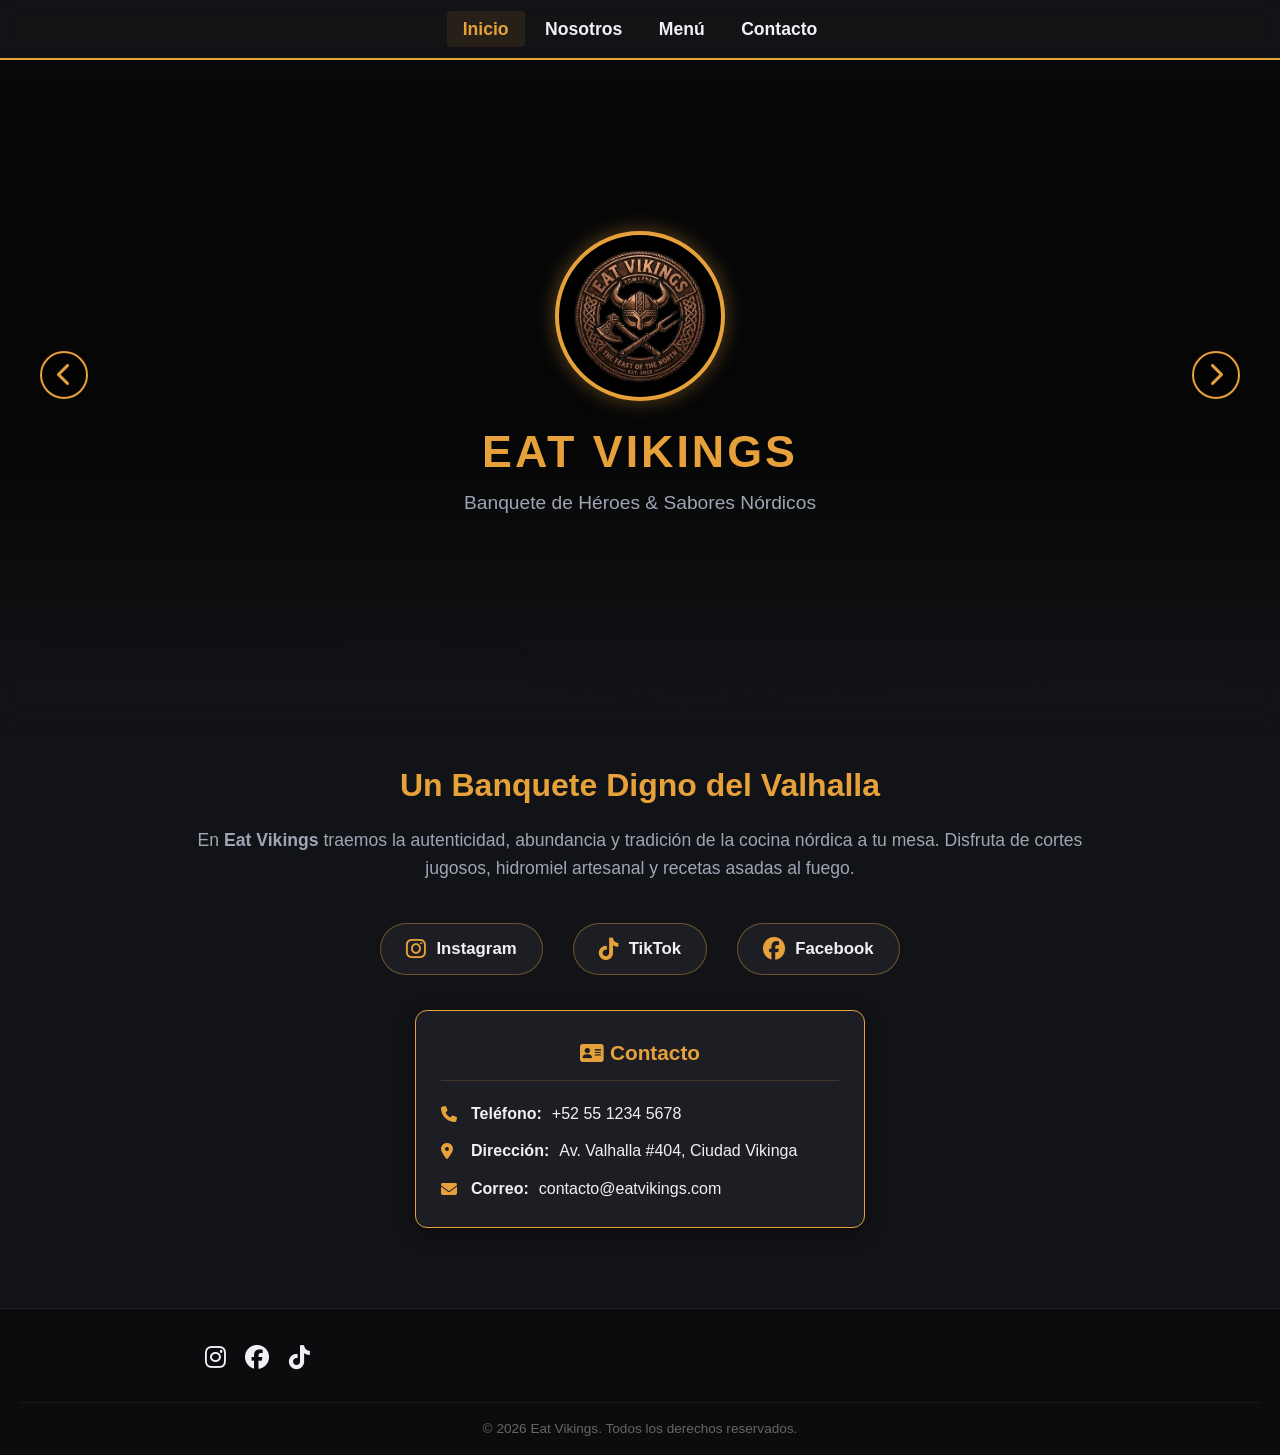
<file: index.html>
<!DOCTYPE html>
<html lang="es">
<head>
    <meta charset="UTF-8">
    <meta name="viewport" content="width=device-width, initial-scale=1.0">
    <title>Eat Vikings - Restaurante</title>
    
    <!-- Optimización PageSpeed: Preconnect & Font Display -->
    <link rel="preconnect" href="https://cdnjs.cloudflare.com">
    <link rel="preconnect" href="https://images.unsplash.com">
    <link rel="stylesheet" href="css/styles.css">
    
    <!-- Carga diferida de FontAwesome para no bloquear el renderizado -->
    <link rel="stylesheet" href="https://cdnjs.cloudflare.com/ajax/libs/font-awesome/6.4.0/css/all.min.css" media="print" onload="this.media='all'">
</head>
<body>

    <!-- Menú Sticky con Botón de Hamburguesa para Celulares -->
    <nav class="navbar-sticky">
        <div class="nav-container">
            <span class="nav-brand">EAT VIKINGS</span>
            <button class="menu-toggle" id="menu-toggle" aria-label="Abrir Menú">
                <i class="fas fa-bars"></i>
            </button>
            <div class="nav-links" id="nav-links">
                <a href="index.html" class="nav-link active">Inicio</a>
                <a href="nosotros.html" class="nav-link">Nosotros</a>
                <a href="#menu" class="nav-link">Menú</a>
                <a href="#contacto" class="nav-link">Contacto</a>
            </div>
        </div>
    </nav>

    <!-- Sección Hero / Slider -->
    <header id="inicio" class="hero-section">
        <button class="carousel-arrow prev-btn" aria-label="Anterior" onclick="changeSlide(-1)">
            <i class="fas fa-chevron-left"></i>
        </button>

        <div class="hero-center">
            <div class="logo-circle">
                <img src="img/logo.png" alt="Eat Vikings Logo">
            </div>
            <h1 class="brand-title">EAT VIKINGS</h1>
            <p class="brand-subtitle">Banquete de Héroes & Sabores Nórdicos</p>
        </div>

        <button class="carousel-arrow next-btn" aria-label="Siguiente" onclick="changeSlide(1)">
            <i class="fas fa-chevron-right"></i>
        </button>
    </header>

    <!-- Divisor Difuminado -->
    <div class="blur-wave-divider">
        <svg viewBox="0 0 1200 120" preserveAspectRatio="none">
            <path d="M0,0 C150,90 350,-40 500,45 C650,130 900,10 1200,50 L1200,120 L0,120 Z"></path>
        </svg>
    </div>

    <!-- Sección Contenido -->
    <section class="main-content">
        <div class="content-container">
            <h2 class="section-title">Un Banquete Digno del Valhalla</h2>
            <p class="description-text">
                En <strong>Eat Vikings</strong> traemos la autenticidad, abundancia y tradición de la cocina nórdica a tu mesa. Disfruta de cortes jugosos, hidromiel artesanal y recetas asadas al fuego.
            </p>

            <!-- 1. Redes Sociales en la parte superior (Instagram, TikTok, Facebook) -->
            <div class="top-social-bar">
                <a href="https://instagram.com" target="_blank" class="social-item">
                    <i class="fab fa-instagram"></i>
                    <span>Instagram</span>
                </a>
                <a href="https://tiktok.com" target="_blank" class="social-item">
                    <i class="fab fa-tiktok"></i>
                    <span>TikTok</span>
                </a>
                <a href="https://facebook.com" target="_blank" class="social-item">
                    <i class="fab fa-facebook"></i>
                    <span>Facebook</span>
                </a>
            </div>

            <!-- 2. Información de Contacto abajo en el centro (Texto visible, sin botón) -->
            <div class="contact-fixed-box">
                <h3 class="contact-box-title"><i class="fas fa-address-card"></i> Contacto</h3>
                <p><i class="fas fa-phone"></i> <strong>Teléfono:</strong> +52 55 1234 5678</p>
                <p><i class="fas fa-map-marker-alt"></i> <strong>Dirección:</strong> Av. Valhalla #404, Ciudad Vikinga</p>
                <p><i class="fas fa-envelope"></i> <strong>Correo:</strong> contacto@eatvikings.com</p>
            </div>

        </div>
    </section>

    <!-- Pie de página -->
    <footer id="contacto" class="footer">
        <div class="footer-container">
            <div class="social-links">
                <a href="#"><i class="fab fa-instagram"></i></a>
                <a href="#"><i class="fab fa-facebook"></i></a>
                <a href="#"><i class="fab fa-tiktok"></i></a>
            </div>
        </div>
        <div class="footer-bottom">
            <p>&copy; 2026 Eat Vikings. Todos los derechos reservados.</p>
        </div>
    </footer>

    <!-- Script JavaScript corregido y funcional -->
    <script>
        // 1. Función para desplegar/ocultar las tarjetas desplegables
        function toggleDetails(id, buttonElement) {
            const details = document.getElementById(id);
            const isOpen = details.classList.contains('active');

            // Cierra todos los detalles abiertos previamente
            document.querySelectorAll('.card-details').forEach(el => el.classList.remove('active'));
            document.querySelectorAll('.card-btn').forEach(btn => btn.classList.remove('active'));

            // Si no estaba abierto, lo abre
            if (!isOpen) {
                details.classList.add('active');
                buttonElement.classList.add('active');
            }
        }

        // 2. Lógica para el Slider de fondo
        const slides = [
            'https://images.unsplash.com/photo-1555396273-367ea4eb4db5?auto=format&fit=crop&w=1600&q=80',
            'https://images.unsplash.com/photo-1544025162-d76694265947?auto=format&fit=crop&w=1600&q=80',
            'https://images.unsplash.com/photo-1529193591184-b1d58069ecdd?auto=format&fit=crop&w=1600&q=80',
            'https://images.unsplash.com/photo-1555939594-58d7cb561ad1?auto=format&fit=crop&w=1600&q=80'
        ];
    
        let currentSlide = 0;
        const heroSection = document.querySelector('.hero-section');
    
        function updateHeroBackground() {
            heroSection.style.backgroundImage = `
                linear-gradient(to bottom, rgba(0, 0, 0, 0.6) 0%, rgba(0, 0, 0, 0.7) 60%, var(--bg-dark) 100%),
                url('${slides[currentSlide]}')
            `;
        }
    
        function changeSlide(direction) {
            currentSlide += direction;
            if (currentSlide < 0) {
                currentSlide = slides.length - 1;
            } else if (currentSlide >= slides.length) {
                currentSlide = 0;
            }
            updateHeroBackground();
        }
    
        // Cambiar imagen automáticamente cada 6 segundos
        setInterval(() => {
            changeSlide(1);
        }, 6000);

        // Toggle para el Menú Hamburguesa en Celulares
const menuToggle = document.getElementById('menu-toggle');
const navLinks = document.getElementById('nav-links');

if (menuToggle && navLinks) {
    menuToggle.addEventListener('click', () => {
        navLinks.classList.toggle('open');
        const icon = menuToggle.querySelector('i');
        if (navLinks.classList.contains('open')) {
            icon.classList.remove('fa-bars');
            icon.classList.add('fa-times');
        } else {
            icon.classList.remove('fa-times');
            icon.classList.add('fa-bars');
        }
    });
}
    </script>

</body>
</html>
</file>
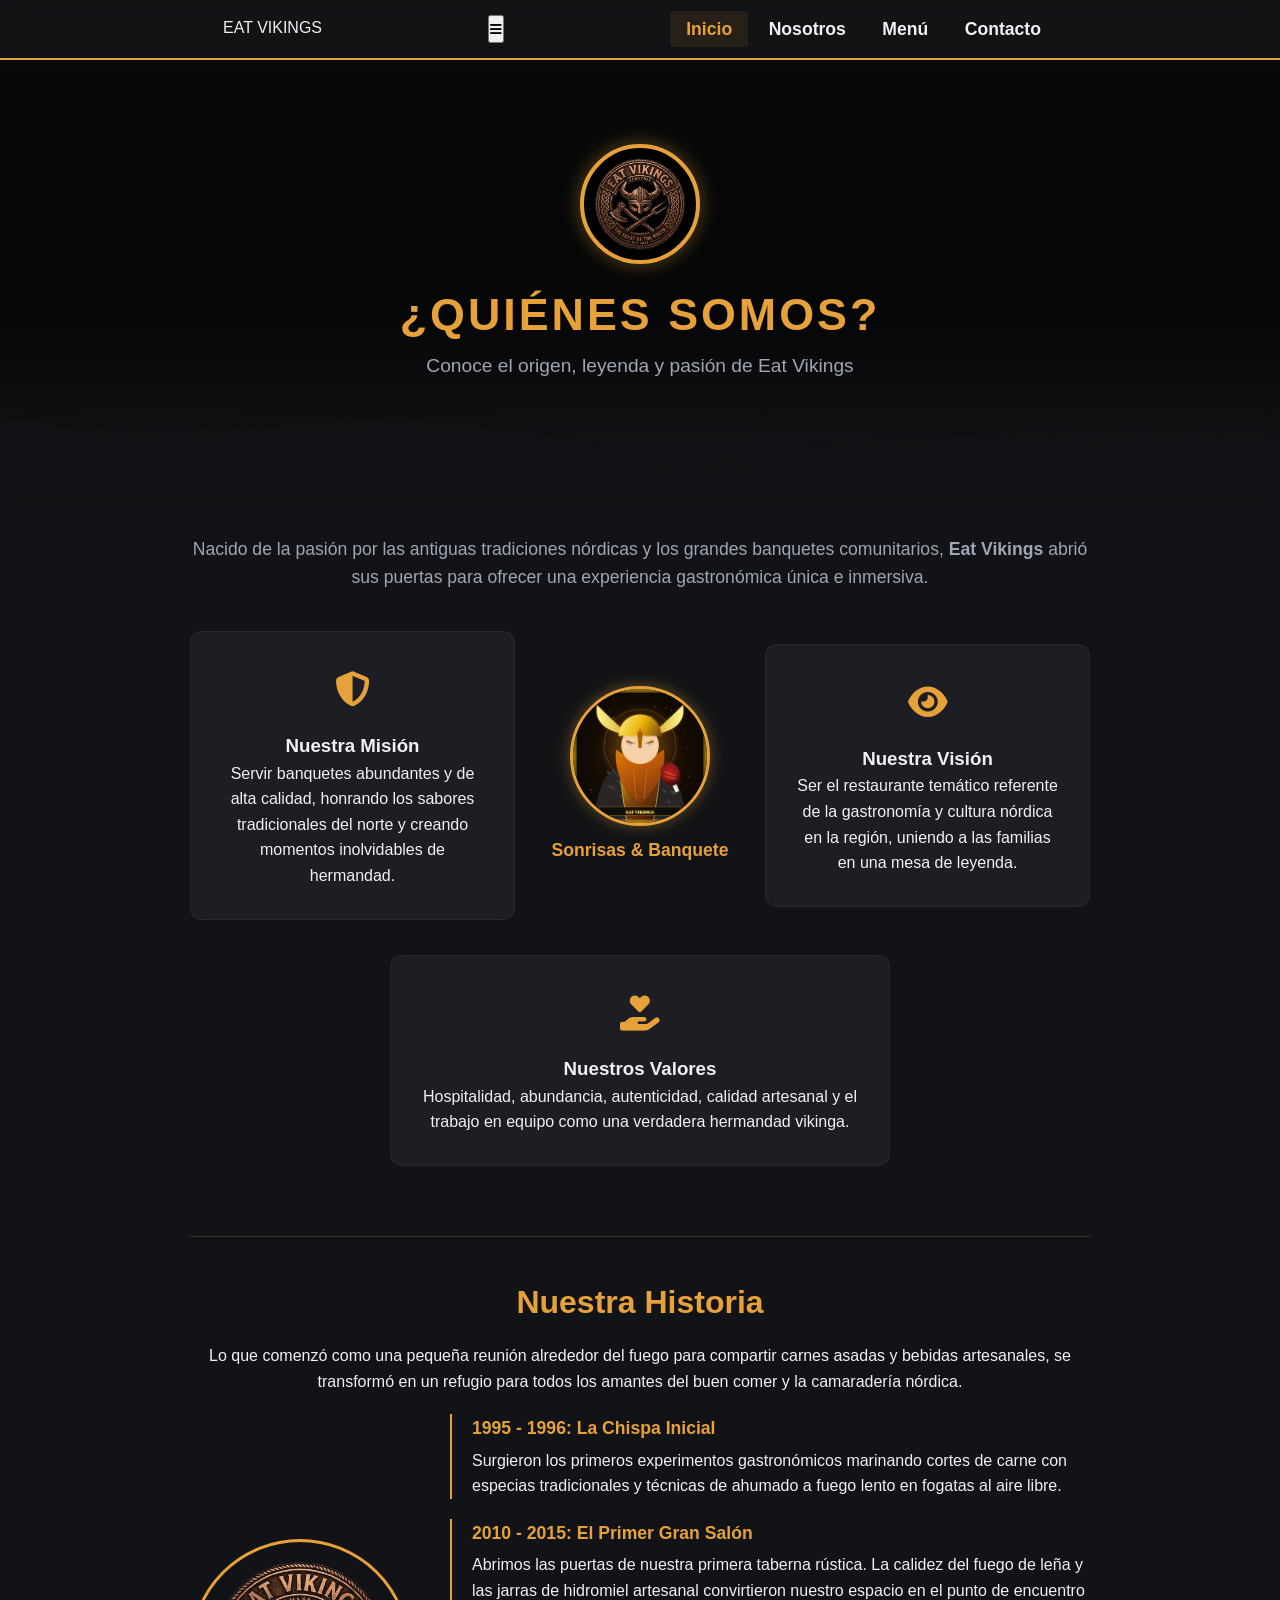
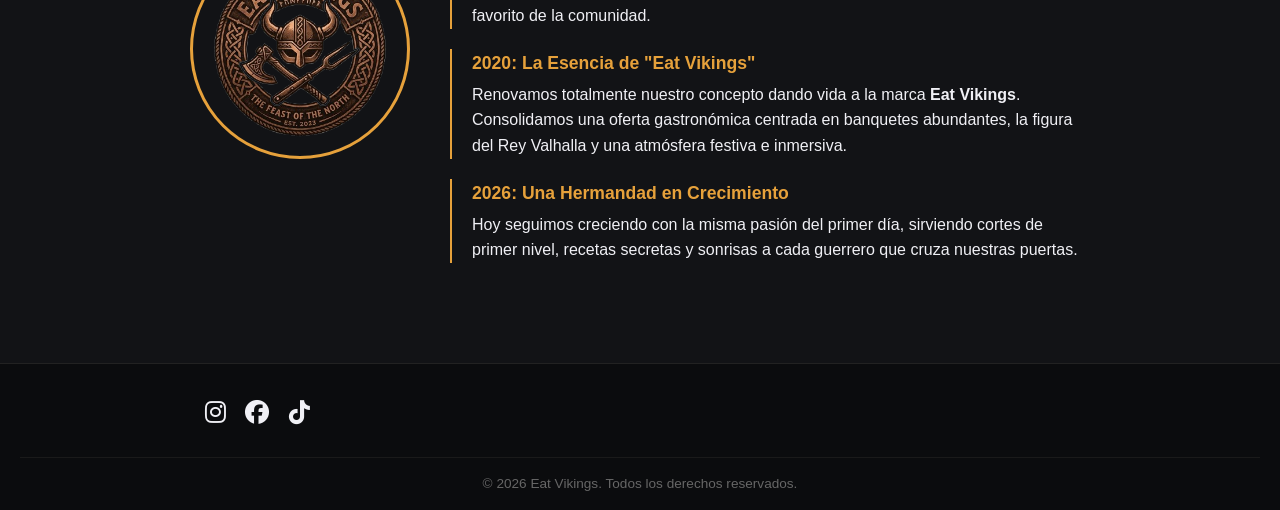
<file: nosotros.html>
<!DOCTYPE html>
<html lang="es">
<head>
    <meta charset="UTF-8">
    <meta name="viewport" content="width=device-width, initial-scale=1.0">
    <title>Eat Vikings - Restaurante</title>
    
    <!-- Optimización PageSpeed: Preconnect & Font Display -->
    <link rel="preconnect" href="https://cdnjs.cloudflare.com">
    <link rel="preconnect" href="https://images.unsplash.com">
    <link rel="stylesheet" href="css/styles2.css">
    
    <!-- Carga diferida de FontAwesome para no bloquear el renderizado -->
    <link rel="stylesheet" href="https://cdnjs.cloudflare.com/ajax/libs/font-awesome/6.4.0/css/all.min.css" media="print" onload="this.media='all'">
</head>
<body>

    <!-- Menú Sticky con Botón de Hamburguesa para Celulares -->
    <nav class="navbar-sticky">
        <div class="nav-container">
            <span class="nav-brand">EAT VIKINGS</span>
            <button class="menu-toggle" id="menu-toggle" aria-label="Abrir Menú">
                <i class="fas fa-bars"></i>
            </button>
            <div class="nav-links" id="nav-links">
                <a href="index.html" class="nav-link active">Inicio</a>
                <a href="nosotros.html" class="nav-link">Nosotros</a>
                <a href="#menu" class="nav-link">Menú</a>
                <a href="#contacto" class="nav-link">Contacto</a>
            </div>
        </div>
    </nav>

    <!-- Banner con ¿Quiénes somos? -->
    <header class="hero-section hero-about">
        <div class="hero-center">
            <div class="logo-circle">
                <img src="img/logo.png" alt="Eat Vikings Logo">
            </div>
            <h1 class="brand-title">¿Quiénes Somos?</h1>
            <p class="brand-subtitle">Conoce el origen, leyenda y pasión de Eat Vikings</p>
        </div>
    </header>

    <!-- Divisor Difuminado -->
    <div class="blur-wave-divider">
        <svg viewBox="0 0 1200 120" preserveAspectRatio="none">
            <path d="M0,0 C150,90 350,-40 500,45 C650,130 900,10 1200,50 L1200,120 L0,120 Z"></path>
        </svg>
    </div>

    <!-- Contenido Principal: Misión, Visión, Círculo Central y Valores -->
    <section class="main-content">
        <div class="content-container">

            <p class="description-text">
                Nacido de la pasión por las antiguas tradiciones nórdicas y los grandes banquetes comunitarios, <strong>Eat Vikings</strong> abrió sus puertas para ofrecer una experiencia gastronómica única e inmersiva.
            </p>

            <!-- Layout del Boceto: Misión - Círculo - Visión -->
            <div class="mvv-layout">
                <!-- Izquierda: Misión -->
                <div class="mvv-box flex-left">
                    <div class="card-icon"><i class="fas fa-shield-alt"></i></div>
                    <h3>Nuestra Misión</h3>
                    <p>Servir banquetes abundantes y de alta calidad, honrando los sabores tradicionales del norte y creando momentos inolvidables de hermandad.</p>
                </div>

                <!-- Centro: Círculo (Sonrisas / Logo) -->
                <div class="center-circle-container">
                    <div class="center-circle">
                        <img src="img/mascota.png" alt="Eat Vikings Logo">
                    </div>
                    <span class="circle-label">Sonrisas & Banquete</span>
                </div>

                <!-- Derecha: Visión -->
                <div class="mvv-box flex-right">
                    <div class="card-icon"><i class="fas fa-eye"></i></div>
                    <h3>Nuestra Visión</h3>
                    <p>Ser el restaurante temático referente de la gastronomía y cultura nórdica en la región, uniendo a las familias en una mesa de leyenda.</p>
                </div>

                <!-- Abajo al Centro: Valores -->
                <div class="mvv-box flex-center-bottom">
                    <div class="card-icon"><i class="fas fa-hand-holding-heart"></i></div>
                    <h3>Nuestros Valores</h3>
                    <p>Hospitalidad, abundancia, autenticidad, calidad artesanal y el trabajo en equipo como una verdadera hermandad vikinga.</p>
                </div>
            </div>

            <!-- Sección Historia Extendida -->
            <div class="history-section">
                <h2 class="section-title">Nuestra Historia</h2>
                <p class="history-intro">
                    Lo que comenzó como una pequeña reunión alrededor del fuego para compartir carnes asadas y bebidas artesanales, se transformó en un refugio para todos los amantes del buen comer y la camaradería nórdica.
                </p>

                <div class="history-content">
                    <div class="history-image-box">
                        <img src="img/logo.png" alt="Logo Naturaleza Vikinga - Eat Vikings">
                    </div>

                    <div class="history-timeline">
                        <div class="timeline-item">
                            <span class="year-tag">1995 - 1996: La Chispa Inicial</span>
                            <p>Surgieron los primeros experimentos gastronómicos marinando cortes de carne con especias tradicionales y técnicas de ahumado a fuego lento en fogatas al aire libre.</p>
                        </div>

                        <div class="timeline-item">
                            <span class="year-tag">2010 - 2015: El Primer Gran Salón</span>
                            <p>Abrimos las puertas de nuestra primera taberna rústica. La calidez del fuego de leña y las jarras de hidromiel artesanal convirtieron nuestro espacio en el punto de encuentro favorito de la comunidad.</p>
                        </div>

                        <div class="timeline-item">
                            <span class="year-tag">2020: La Esencia de "Eat Vikings"</span>
                            <p>Renovamos totalmente nuestro concepto dando vida a la marca <strong>Eat Vikings</strong>. Consolidamos una oferta gastronómica centrada en banquetes abundantes, la figura del Rey Valhalla y una atmósfera festiva e inmersiva.</p>
                        </div>

                        <div class="timeline-item">
                            <span class="year-tag">2026: Una Hermandad en Crecimiento</span>
                            <p>Hoy seguimos creciendo con la misma pasión del primer día, sirviendo cortes de primer nivel, recetas secretas y sonrisas a cada guerrero que cruza nuestras puertas.</p>
                        </div>
                    </div>
                </div>
            </div>

        </div>
    </section>

    <!-- Pie de página -->
    <footer class="footer">
        <div class="footer-container">
            <div class="social-links">
                <a href="#"><i class="fab fa-instagram"></i></a>
                <a href="#"><i class="fab fa-facebook"></i></a>
                <a href="#"><i class="fab fa-tiktok"></i></a>
            </div>
        </div>
        <div class="footer-bottom">
            <p>&copy; 2026 Eat Vikings. Todos los derechos reservados.</p>
        </div>
    </footer>

</body>
</html>
</file>
<file: css/styles.css>
/* Reset y variables de estilo */
* {
    margin: 0;
    padding: 0;
    box-sizing: border-box;
    font-family: 'Segoe UI', Tahoma, Geneva, Verdana, sans-serif;
}

:root {
    --bg-dark: #121316;
    --bg-card: #1c1e24;
    --primary-gold: #e6a13b;
    --accent-red: #8b0000;
    --text-light: #f0f0f5;
    --text-muted: #a0a5b5;
}

body {
    background-color: var(--bg-dark);
    color: var(--text-light);
    line-height: 1.6;
}

/* 1. Navbar Sticky */
.navbar-sticky {
    position: sticky;
    top: 0;
    z-index: 1000;
    background: rgba(18, 19, 22, 0.95);
    backdrop-filter: blur(8px);
    border-bottom: 2px solid var(--primary-gold);
}

.nav-container {
    max-width: 1000px;
    margin: 0 auto;
    display: flex;
    justify-content: space-around;
    padding: 15px 0;
}

.nav-link {
    color: var(--text-light);
    text-decoration: none;
    font-weight: bold;
    font-size: 1.1rem;
    padding: 8px 16px;
    transition: color 0.3s, background 0.3s;
    border-radius: 4px;
}

.nav-link:hover, .nav-link.active {
    color: var(--primary-gold);
    background: rgba(230, 161, 59, 0.1);
}

/* 2. Hero Section / Carrusel con borde inferior difuminado */
.hero-section {
    position: relative;
    height: 70vh;
    display: flex;
    align-items: center;
    justify-content: space-between;
    padding: 0 40px;
    background: linear-gradient(
                    to bottom, 
                    rgba(0, 0, 0, 0.6) 0%, 
                    rgba(0, 0, 0, 0.7) 60%, 
                    var(--bg-dark) 100%
                ),
                url('https://images.unsplash.com/photo-1555396273-367ea4eb4db5?auto=format&fit=crop&w=1200&q=80') center/cover;
}

.hero-center {
    text-align: center;
}

.logo-circle {
    width: 170px;
    height: 170px;
    margin: 0 auto 15px;
    border-radius: 50%;
    border: 4px solid var(--primary-gold);
    box-shadow: 0 0 20px rgba(230, 161, 59, 0.4);
    overflow: hidden;
    background: #000;
}

.logo-circle img {
    width: 100%;
    height: 100%;
    object-fit: cover;
}

.brand-title {
    font-size: 2.8rem;
    letter-spacing: 3px;
    color: var(--primary-gold);
    text-transform: uppercase;
}

.brand-subtitle {
    font-size: 1.2rem;
    color: var(--text-muted);
}

/* Flechas de navegación (< y >) */
.carousel-arrow {
    background: rgba(0, 0, 0, 0.5);
    border: 2px solid var(--primary-gold);
    color: var(--primary-gold);
    font-size: 1.5rem;
    width: 48px;
    height: 48px;
    border-radius: 50%;
    cursor: pointer;
    transition: all 0.3s ease;
}

.carousel-arrow:hover {
    background: var(--primary-gold);
    color: #000;
}

/* 3. Divisor Difuminado */
.blur-wave-divider {
    position: relative;
    width: 100%;
    overflow: hidden;
    line-height: 0;
    margin-top: -50px; /* Sube un poco más para sobreponerse e integrarse */
    filter: blur(8px);  /* Aumentado de 2px a 8px para difuminar bien la línea */
    opacity: 0.85;      /* Suaviza el tono */
    pointer-events: none;
}

.blur-wave-divider svg {
    position: relative;
    display: block;
    width: calc(100% + 1.3px);
    height: 80px;
    fill: var(--bg-dark);
}

/* 4. Contenido Principal */
.main-content {
    padding: 40px 20px;
    text-align: center;
}

.content-container {
    max-width: 900px;
    margin: 0 auto;
}

.section-title {
    font-size: 2rem;
    color: var(--primary-gold);
    margin-bottom: 15px;
}

.description-text {
    font-size: 1.1rem;
    color: var(--text-muted);
    margin-bottom: 40px;
}

/* 3 Tarjetas */
.cards-grid {
    display: grid;
    grid-template-columns: repeat(auto-fit, minmax(220px, 1fr));
    gap: 20px;
}

.card {
    background: var(--bg-card);
    padding: 25px;
    border-radius: 12px;
    border: 1px solid rgba(255, 255, 255, 0.05);
    transition: transform 0.3s ease, border-color 0.3s ease;
}

.card:hover {
    transform: translateY(-5px);
    border-color: var(--primary-gold);
}

.card-icon {
    font-size: 2.2rem;
    color: var(--primary-gold);
    margin-bottom: 12px;
}

.card h3 {
    margin-bottom: 8px;
    font-size: 1.2rem;
}

.card p {
    font-size: 0.95rem;
    color: var(--text-muted);
}

/* 5. Footer (Tel, Dir, Correo) */
.footer {
    background: #0b0c0e;
    border-top: 1px solid #222;
    padding: 30px 20px 15px;
    margin-top: 40px;
}

.footer-container {
    max-width: 900px;
    margin: 0 auto;
    display: flex;
    justify-content: space-between;
    align-items: center;
    flex-wrap: wrap;
    gap: 20px;
}

.contact-info {
    text-align: left;
}

.contact-info h3 {
    color: var(--primary-gold);
    margin-bottom: 10px;
}

.contact-info p {
    margin-bottom: 6px;
    color: var(--text-muted);
}

.contact-info i {
    color: var(--primary-gold);
    width: 20px;
}

.social-links a {
    color: var(--text-light);
    font-size: 1.5rem;
    margin-left: 15px;
    transition: color 0.3s;
}

.social-links a:hover {
    color: var(--primary-gold);
}

.footer-bottom {
    text-align: center;
    margin-top: 25px;
    padding-top: 15px;
    border-top: 1px solid #1a1a1a;
    font-size: 0.85rem;
    color: #666;
}

/* Estilos para los Botones Desplegables */
.interactive-buttons-grid {
    display: grid;
    grid-template-columns: repeat(auto-fit, minmax(250px, 1fr));
    gap: 20px;
    margin-top: 30px;
}

.toggle-card {
    display: flex;
    flex-direction: column;
    align-items: center;
}

.card-btn {
    width: 100%;
    background-color: var(--bg-card);
    color: var(--text-light);
    border: 2px solid rgba(230, 161, 59, 0.3);
    border-radius: 8px;
    padding: 18px 20px;
    font-size: 1.1rem;
    font-weight: bold;
    cursor: pointer;
    display: flex;
    align-items: center;
    justify-content: space-between;
    gap: 10px;
    transition: all 0.3s ease;
}

.card-btn i {
    color: var(--primary-gold);
    font-size: 1.3rem;
}

.card-btn:hover, .card-btn.active {
    background-color: rgba(230, 161, 59, 0.15);
    border-color: var(--primary-gold);
}

.card-btn .arrow-icon {
    transition: transform 0.3s ease;
}

.card-btn.active .arrow-icon {
    transform: rotate(180deg);
}

/* Panel con la información que se muestra al hacer clic */
.card-details {
    display: none;
    width: 100%;
    background-color: #17191e;
    border: 1px solid var(--primary-gold);
    border-top: none;
    border-radius: 0 0 8px 8px;
    padding: 15px;
    text-align: left;
    box-sizing: border-border-box;
}

.card-details.active {
    display: block;
}

.card-details p {
    margin-bottom: 10px;
    font-size: 0.95rem;
    color: var(--text-light);
}

.card-details p:last-child {
    margin-bottom: 0;
}

.card-details i {
    color: var(--primary-gold);
    width: 20px;
}

/* Redes Sociales superiores (Instagram, TikTok, Facebook) */
.top-social-bar {
    display: flex;
    justify-content: center;
    align-items: center;
    gap: 30px;
    margin-bottom: 35px;
    flex-wrap: wrap;
}

.social-item {
    display: flex;
    align-items: center;
    gap: 10px;
    background: var(--bg-card);
    border: 1px solid rgba(230, 161, 59, 0.4);
    padding: 12px 25px;
    border-radius: 30px;
    color: var(--text-light);
    text-decoration: none;
    font-weight: bold;
    font-size: 1.05rem;
    transition: all 0.3s ease;
}

.social-item i {
    color: var(--primary-gold);
    font-size: 1.4rem;
}

.social-item:hover {
    background: rgba(230, 161, 59, 0.15);
    border-color: var(--primary-gold);
    transform: translateY(-3px);
    box-shadow: 0 4px 15px rgba(230, 161, 59, 0.2);
}

/* Tarjeta de Contacto Fija al Centro */
.contact-fixed-box {
    max-width: 450px;
    margin: 0 auto;
    background: var(--bg-card);
    border: 1px solid var(--primary-gold);
    border-radius: 12px;
    padding: 25px;
    text-align: left;
    box-shadow: 0 5px 20px rgba(0, 0, 0, 0.4);
}

.contact-box-title {
    color: var(--primary-gold);
    text-align: center;
    font-size: 1.3rem;
    margin-bottom: 20px;
    padding-bottom: 10px;
    border-bottom: 1px solid rgba(230, 161, 59, 0.2);
    display: flex;
    align-items: center;
    justify-content: center;
    gap: 10px;
}

.contact-fixed-box p {
    margin-bottom: 12px;
    font-size: 1rem;
    color: var(--text-light);
    display: flex;
    align-items: center;
    gap: 10px;
}

.contact-fixed-box p:last-child {
    margin-bottom: 0;
}

.contact-fixed-box i {
    color: var(--primary-gold);
    width: 20px;
}

/* --- ESTILOS RESPONSIVE Y MENÚ EN LISTA (MÓVIL) --- */

/* Botón Hamburguesa (Oculto en Escritorio) */
.menu-toggle {
    display: none;
    background: none;
    border: none;
    color: var(--primary-gold);
    font-size: 1.8rem;
    cursor: pointer;
}

.nav-brand {
    display: none;
    font-weight: bold;
    color: var(--primary-gold);
    font-size: 1.2rem;
}

/* Reglas Móviles (Pantallas menores a 768px) */
@media (max-width: 768px) {
    .nav-container {
        justify-content: space-between;
        padding: 10px 20px;
        align-items: center;
    }

    .nav-brand {
        display: block;
    }

    .menu-toggle {
        display: block;
    }

    /* Menú desplegable vertical tipo lista */
    .nav-links {
        display: none;
        flex-direction: column;
        width: 100%;
        position: absolute;
        top: 100%;
        left: 0;
        background: rgba(18, 19, 22, 0.98);
        border-bottom: 2px solid var(--primary-gold);
        padding: 15px 0;
        box-shadow: 0 10px 20px rgba(0,0,0,0.8);
    }

    .nav-links.open {
        display: flex;
    }

    .nav-link {
        width: 100%;
        text-align: center;
        padding: 12px 0;
        border-bottom: 1px solid rgba(255, 255, 255, 0.05);
    }

    /* Adaptación de elementos en lista según el pizarrón */
    .top-social-bar {
        flex-direction: column;
        width: 100%;
    }

    .social-item {
        width: 100%;
        justify-content: center;
    }

    .contact-fixed-box {
        width: 100%;
    }

    /* Misión, Visión, Valores en Lista Vertical */
    .mvv-layout {
        grid-template-columns: 1fr !important;
        gap: 20px;
    }

    .flex-left, .center-circle-container, .flex-right, .flex-center-bottom {
        grid-column: 1 / -1 !important;
    }

    .history-content {
        flex-direction: column;
        text-align: center;
    }

    .history-image-box {
        margin: 0 auto 20px;
    }
}


/* --- ESTILOS RESPONSIVE Y MENÚ EN LISTA (MÓVIL) --- */

/* Botón Hamburguesa (Oculto en Escritorio) */
.menu-toggle {
    display: none;
    background: none;
    border: none;
    color: var(--primary-gold);
    font-size: 1.8rem;
    cursor: pointer;
}

.nav-brand {
    display: none;
    font-weight: bold;
    color: var(--primary-gold);
    font-size: 1.2rem;
}

/* Reglas Móviles (Pantallas menores a 768px) */
@media (max-width: 768px) {
    .nav-container {
        justify-content: space-between;
        padding: 10px 20px;
        align-items: center;
    }

    .nav-brand {
        display: block;
    }

    .menu-toggle {
        display: block;
    }

    /* Menú desplegable vertical tipo lista */
    .nav-links {
        display: none;
        flex-direction: column;
        width: 100%;
        position: absolute;
        top: 100%;
        left: 0;
        background: rgba(18, 19, 22, 0.98);
        border-bottom: 2px solid var(--primary-gold);
        padding: 15px 0;
        box-shadow: 0 10px 20px rgba(0,0,0,0.8);
    }

    .nav-links.open {
        display: flex;
    }

    .nav-link {
        width: 100%;
        text-align: center;
        padding: 12px 0;
        border-bottom: 1px solid rgba(255, 255, 255, 0.05);
    }

    /* Adaptación de elementos en lista según el pizarrón */
    .top-social-bar {
        flex-direction: column;
        width: 100%;
    }

    .social-item {
        width: 100%;
        justify-content: center;
    }

    .contact-fixed-box {
        width: 100%;
    }

    /* Misión, Visión, Valores en Lista Vertical */
    .mvv-layout {
        grid-template-columns: 1fr !important;
        gap: 20px;
    }

    .flex-left, .center-circle-container, .flex-right, .flex-center-bottom {
        grid-column: 1 / -1 !important;
    }

    .history-content {
        flex-direction: column;
        text-align: center;
    }

    .history-image-box {
        margin: 0 auto 20px;
    }
}
</file>
<file: css/styles2.css>
/* Reset y variables de estilo */
* {
    margin: 0;
    padding: 0;
    box-sizing: border-box;
    font-family: 'Segoe UI', Tahoma, Geneva, Verdana, sans-serif;
}

:root {
    --bg-dark: #121316;
    --bg-card: #1c1e24;
    --primary-gold: #e6a13b;
    --accent-red: #8b0000;
    --text-light: #f0f0f5;
    --text-muted: #a0a5b5;
}

body {
    background-color: var(--bg-dark);
    color: var(--text-light);
    line-height: 1.6;
}

/* 1. Navbar Sticky */
.navbar-sticky {
    position: sticky;
    top: 0;
    z-index: 1000;
    background: rgba(18, 19, 22, 0.95);
    backdrop-filter: blur(8px);
    border-bottom: 2px solid var(--primary-gold);
}

.nav-container {
    max-width: 1000px;
    margin: 0 auto;
    display: flex;
    justify-content: space-around;
    padding: 15px 0;
}

.nav-link {
    color: var(--text-light);
    text-decoration: none;
    font-weight: bold;
    font-size: 1.1rem;
    padding: 8px 16px;
    transition: color 0.3s, background 0.3s;
    border-radius: 4px;
}

.nav-link:hover, .nav-link.active {
    color: var(--primary-gold);
    background: rgba(230, 161, 59, 0.1);
}

/* 2. Hero Section / Carrusel con borde inferior difuminado */
.hero-section {
    position: relative;
    height: 70vh;
    display: flex;
    align-items: center;
    justify-content: space-between;
    padding: 0 40px;
    background: linear-gradient(
                    to bottom, 
                    rgba(0, 0, 0, 0.6) 0%, 
                    rgba(0, 0, 0, 0.7) 60%, 
                    var(--bg-dark) 100%
                ),
                url('https://images.unsplash.com/photo-1555396273-367ea4eb4db5?auto=format&fit=crop&w=1200&q=80') center/cover;
}

.hero-center {
    text-align: center;
}

.logo-circle {
    width: 170px;
    height: 170px;
    margin: 0 auto 15px;
    border-radius: 50%;
    border: 4px solid var(--primary-gold);
    box-shadow: 0 0 20px rgba(230, 161, 59, 0.4);
    overflow: hidden;
    background: #000;
}

.logo-circle img {
    width: 100%;
    height: 100%;
    object-fit: cover;
}

.brand-title {
    font-size: 2.8rem;
    letter-spacing: 3px;
    color: var(--primary-gold);
    text-transform: uppercase;
}

.brand-subtitle {
    font-size: 1.2rem;
    color: var(--text-muted);
}

/* Flechas de navegación (< y >) */
.carousel-arrow {
    background: rgba(0, 0, 0, 0.5);
    border: 2px solid var(--primary-gold);
    color: var(--primary-gold);
    font-size: 1.5rem;
    width: 48px;
    height: 48px;
    border-radius: 50%;
    cursor: pointer;
    transition: all 0.3s ease;
}

.carousel-arrow:hover {
    background: var(--primary-gold);
    color: #000;
}

/* 3. Divisor Difuminado */
.blur-wave-divider {
    position: relative;
    width: 100%;
    overflow: hidden;
    line-height: 0;
    margin-top: -50px; /* Sube un poco más para sobreponerse e integrarse */
    filter: blur(8px);  /* Aumentado de 2px a 8px para difuminar bien la línea */
    opacity: 0.85;      /* Suaviza el tono */
    pointer-events: none;
}

.blur-wave-divider svg {
    position: relative;
    display: block;
    width: calc(100% + 1.3px);
    height: 80px;
    fill: var(--bg-dark);
}

/* 4. Contenido Principal */
.main-content {
    padding: 40px 20px;
    text-align: center;
}

.content-container {
    max-width: 900px;
    margin: 0 auto;
}

.section-title {
    font-size: 2rem;
    color: var(--primary-gold);
    margin-bottom: 15px;
}

.description-text {
    font-size: 1.1rem;
    color: var(--text-muted);
    margin-bottom: 40px;
}

/* 3 Tarjetas */
.cards-grid {
    display: grid;
    grid-template-columns: repeat(auto-fit, minmax(220px, 1fr));
    gap: 20px;
}

.card {
    background: var(--bg-card);
    padding: 25px;
    border-radius: 12px;
    border: 1px solid rgba(255, 255, 255, 0.05);
    transition: transform 0.3s ease, border-color 0.3s ease;
}

.card:hover {
    transform: translateY(-5px);
    border-color: var(--primary-gold);
}

.card-icon {
    font-size: 2.2rem;
    color: var(--primary-gold);
    margin-bottom: 12px;
}

.card h3 {
    margin-bottom: 8px;
    font-size: 1.2rem;
}

.card p {
    font-size: 0.95rem;
    color: var(--text-muted);
}

/* 5. Footer (Tel, Dir, Correo) */
.footer {
    background: #0b0c0e;
    border-top: 1px solid #222;
    padding: 30px 20px 15px;
    margin-top: 40px;
}

.footer-container {
    max-width: 900px;
    margin: 0 auto;
    display: flex;
    justify-content: space-between;
    align-items: center;
    flex-wrap: wrap;
    gap: 20px;
}

.contact-info {
    text-align: left;
}

.contact-info h3 {
    color: var(--primary-gold);
    margin-bottom: 10px;
}

.contact-info p {
    margin-bottom: 6px;
    color: var(--text-muted);
}

.contact-info i {
    color: var(--primary-gold);
    width: 20px;
}

.social-links a {
    color: var(--text-light);
    font-size: 1.5rem;
    margin-left: 15px;
    transition: color 0.3s;
}

.social-links a:hover {
    color: var(--primary-gold);
}

.footer-bottom {
    text-align: center;
    margin-top: 25px;
    padding-top: 15px;
    border-top: 1px solid #1a1a1a;
    font-size: 0.85rem;
    color: #666;
}

/* Estilos para los Botones Desplegables */
.interactive-buttons-grid {
    display: grid;
    grid-template-columns: repeat(auto-fit, minmax(250px, 1fr));
    gap: 20px;
    margin-top: 30px;
}

.toggle-card {
    display: flex;
    flex-direction: column;
    align-items: center;
}

.card-btn {
    width: 100%;
    background-color: var(--bg-card);
    color: var(--text-light);
    border: 2px solid rgba(230, 161, 59, 0.3);
    border-radius: 8px;
    padding: 18px 20px;
    font-size: 1.1rem;
    font-weight: bold;
    cursor: pointer;
    display: flex;
    align-items: center;
    justify-content: space-between;
    gap: 10px;
    transition: all 0.3s ease;
}

.card-btn i {
    color: var(--primary-gold);
    font-size: 1.3rem;
}

.card-btn:hover, .card-btn.active {
    background-color: rgba(230, 161, 59, 0.15);
    border-color: var(--primary-gold);
}

.card-btn .arrow-icon {
    transition: transform 0.3s ease;
}

.card-btn.active .arrow-icon {
    transform: rotate(180deg);
}

/* Panel con la información que se muestra al hacer clic */
.card-details {
    display: none;
    width: 100%;
    background-color: #17191e;
    border: 1px solid var(--primary-gold);
    border-top: none;
    border-radius: 0 0 8px 8px;
    padding: 15px;
    text-align: left;
    box-sizing: border-border-box;
}

.card-details.active {
    display: block;
}

.card-details p {
    margin-bottom: 10px;
    font-size: 0.95rem;
    color: var(--text-light);
}

.card-details p:last-child {
    margin-bottom: 0;
}

.card-details i {
    color: var(--primary-gold);
    width: 20px;
}

/* Centrar encabezado en la página Nosotros */
.hero-about {
    height: 45vh;
    justify-content: center;
    text-align: center;
}

.hero-about .hero-center {
    margin: 0 auto;
    display: flex;
    flex-direction: column;
    align-items: center;
}

.hero-about .logo-circle {
    width: 120px;
    height: 120px;
}

/* Layout Misión, Círculo, Visión y Valores (Boceto Pizarrón) */
.mvv-layout {
    display: grid;
    grid-template-columns: 1fr 200px 1fr;
    gap: 25px;
    align-items: center;
    margin-bottom: 70px;
}

.mvv-box {
    background: var(--bg-card);
    padding: 30px;
    border-radius: 12px;
    border: 1px solid rgba(255, 255, 255, 0.05);
    text-align: center;
}

.flex-left {
    grid-column: 1;
}

.center-circle-container {
    grid-column: 2;
    display: flex;
    flex-direction: column;
    align-items: center;
    justify-content: center;
}

.center-circle {
    width: 140px;
    height: 140px;
    border-radius: 50%;
    border: 3px solid var(--primary-gold);
    box-shadow: 0 0 15px rgba(230, 161, 59, 0.4);
    overflow: hidden;
    background: #000;
}

.center-circle img {
    width: 100%;
    height: 100%;
    object-fit: cover;
}

.circle-label {
    margin-top: 10px;
    font-weight: bold;
    color: var(--primary-gold);
    font-size: 1.1rem;
}

.flex-right {
    grid-column: 3;
}

.flex-center-bottom {
    grid-column: 1 / -1;
    max-width: 500px;
    margin: 10px auto 0;
}

/* Sección Historia con Imagen y Línea de Tiempo */
.history-section {
    border-top: 1px solid rgba(230, 161, 59, 0.2);
    padding-top: 40px;
}

.history-content {
    display: flex;
    align-items: center;
    gap: 40px;
    margin-top: 20px;
    text-align: left;
}

.history-image-box {
    width: 220px;
    height: 220px;
    border-radius: 50%;
    border: 3px solid var(--primary-gold);
    overflow: hidden;
    flex-shrink: 0;
}

.history-image-box img {
    width: 100%;
    height: 100%;
    object-fit: cover;
}

.history-timeline {
    flex-grow: 1;
}

.timeline-item {
    margin-bottom: 20px;
    position: relative;
    padding-left: 20px;
    border-left: 2px solid var(--primary-gold);
}

.year-tag {
    display: inline-block;
    font-weight: bold;
    color: var(--primary-gold);
    font-size: 1.1rem;
    margin-bottom: 5px;
}

/* Adaptación para pantallas móviles */
@media (max-width: 768px) {
    .mvv-layout {
        grid-template-columns: 1fr;
    }
    .flex-left, .center-circle-container, .flex-right {
        grid-column: 1;
    }
    .history-content {
        flex-direction: column;
        text-align: center;
    }
    .timeline-item {
        border-left: none;
        padding-left: 0;
    }
}
</file>
